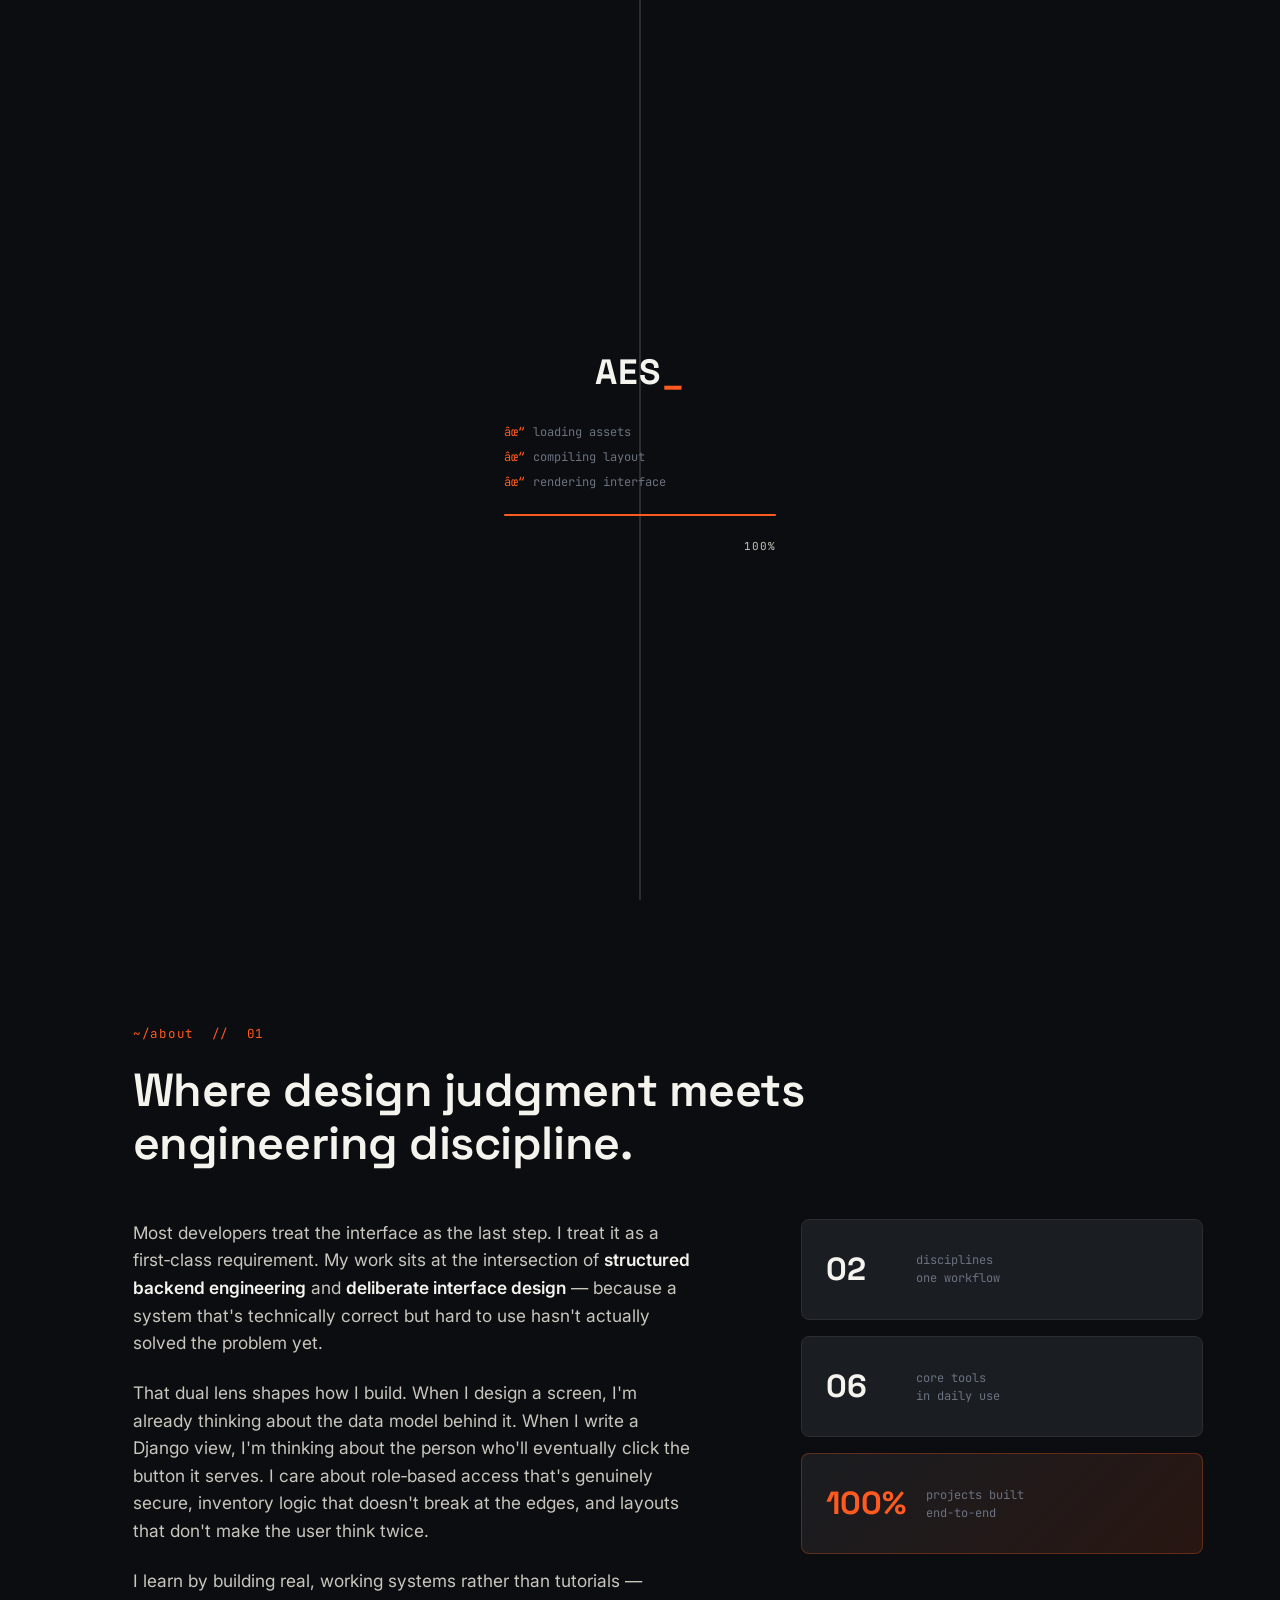
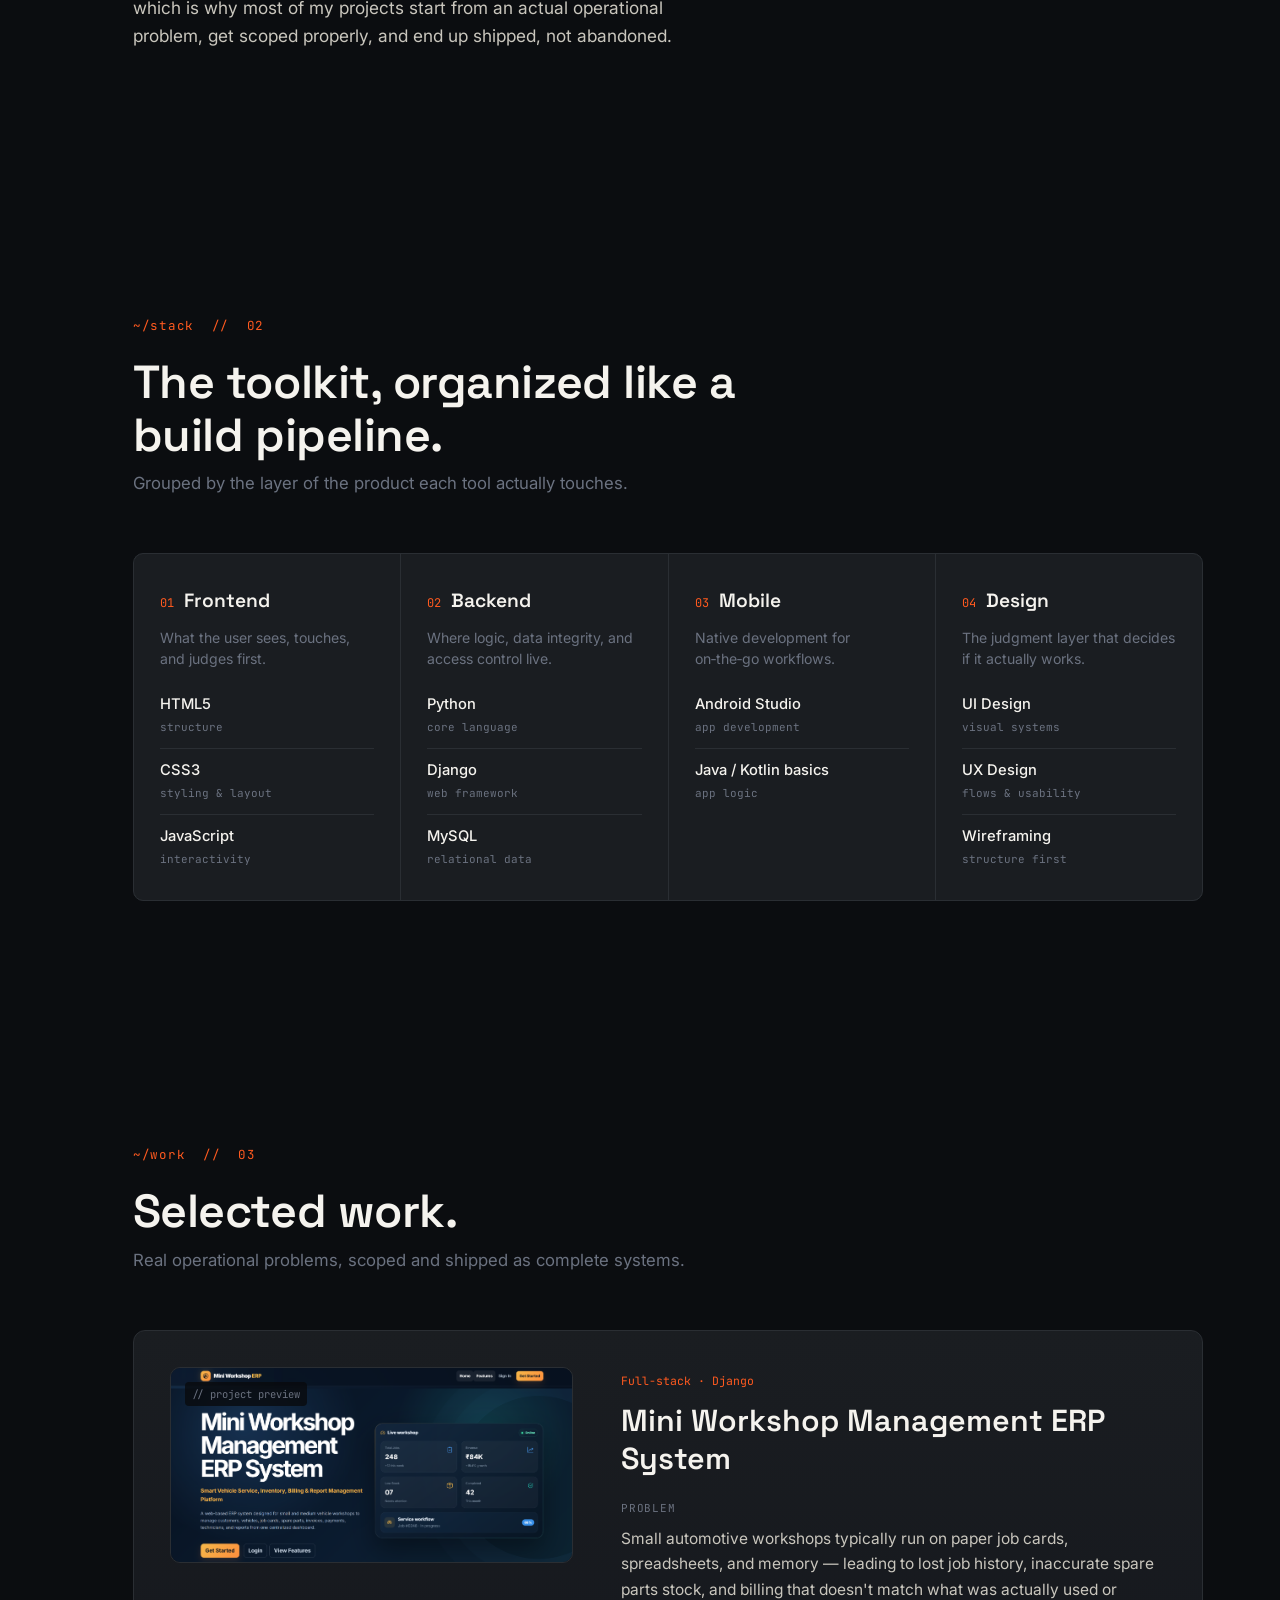
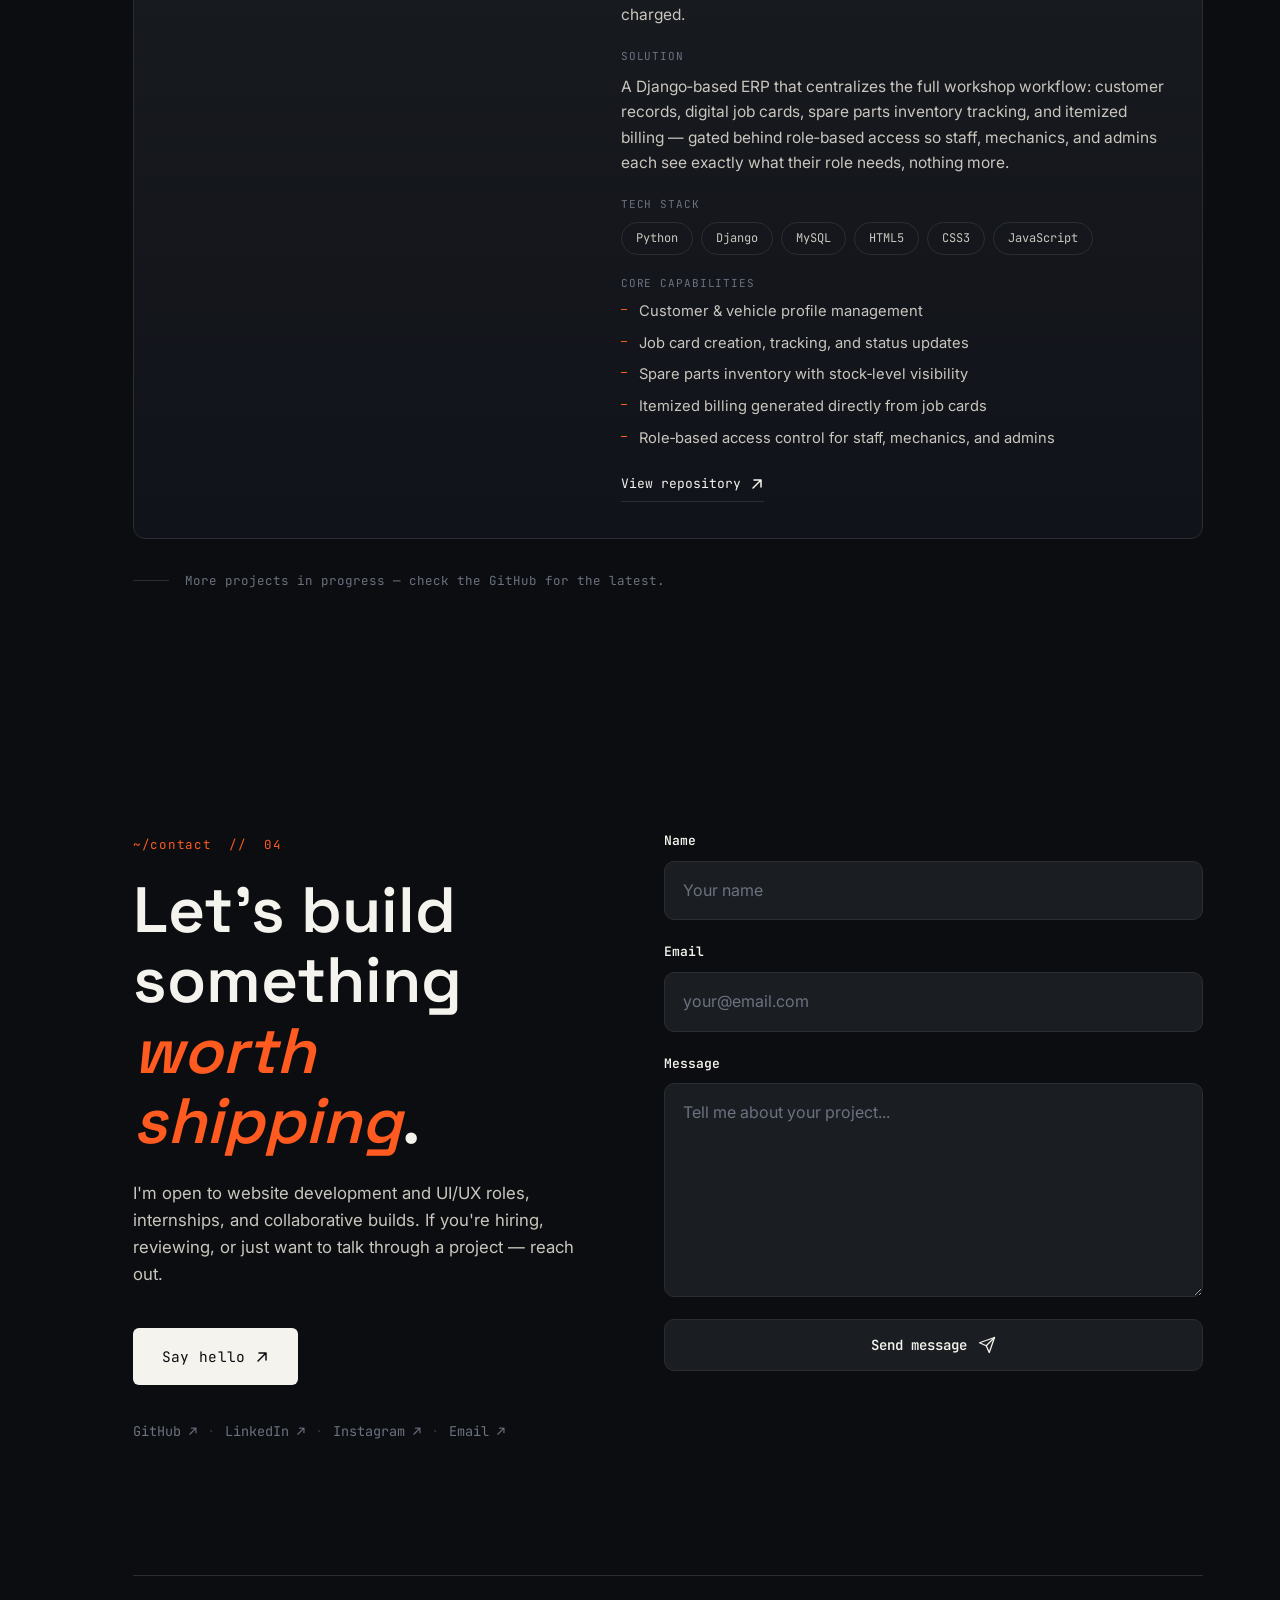
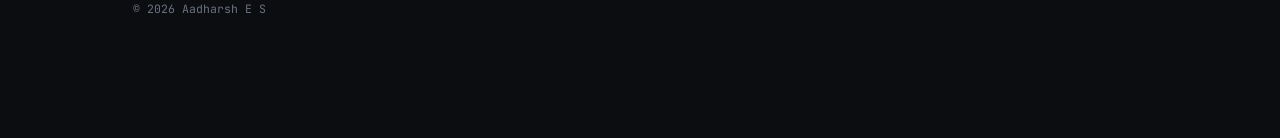
<file: index.html>
<!DOCTYPE html>
<html lang="en">
<head>
<meta charset="UTF-8" />
<meta name="viewport" content="width=device-width, initial-scale=1.0" />
<title>Aadharsh E S — Website Developer &amp; UI/UX Designer</title>
<meta name="description" content="Portfolio of Aadharsh E S, Website Developer & UI/UX Designer specializing in Django, Python, and human-centered interfaces." />

<link rel="preconnect" href="https://fonts.googleapis.com">
<link rel="preconnect" href="https://fonts.gstatic.com" crossorigin>
<link href="https://fonts.googleapis.com/css2?family=Space+Grotesk:wght@400;500;600;700&family=Inter:wght@400;500;600;700&family=JetBrains+Mono:wght@400;500;600&display=swap" rel="stylesheet">

<style>
/* ============================================================
   DESIGN TOKENS
   ============================================================ */
:root{
  --ink:        #0B0D10;
  --ink-soft:   #11131A;
  --surface:    #1A1D21;
  --surface-2:  #1F2329;
  --border:     #2A2E33;
  --paper:      #F5F3EE;
  --paper-dim:  #C9C6BD;
  --muted:      #6B7280;
  --signal:     #FF5A1F;
  --signal-soft: rgba(255,90,31,0.12);

  --font-display: 'Space Grotesk', sans-serif;
  --font-body:    'Inter', sans-serif;
  --font-mono:    'JetBrains Mono', monospace;

  --rail-w: 56px;
  --content-max: 920px;
  --ease: cubic-bezier(.16,.84,.36,1);
}

@media (prefers-reduced-motion: reduce){
  *{ animation-duration: 0.01ms !important; animation-iteration-count: 1 !important; transition-duration: 0.01ms !important; scroll-behavior: auto !important; }
}

*{ margin:0; padding:0; box-sizing:border-box; }

html{ scroll-behavior: smooth; }

body{
  background: var(--ink);
  color: var(--paper);
  font-family: var(--font-body);
  font-size: 16px;
  line-height: 1.6;
  overflow-x: hidden;
  -webkit-font-smoothing: antialiased;
}
body.is-loading{ overflow: hidden; height: 100vh; }

::selection{ background: var(--signal); color: var(--ink); }

a{ color: inherit; text-decoration: none; }
ul{ list-style: none; }
img{ max-width: 100%; display:block; }

/* focus visibility */
a:focus-visible, button:focus-visible{
  outline: 2px solid var(--signal);
  outline-offset: 3px;
  border-radius: 2px;
}

/* ============================================================
   TEXTURE â€” subtle grain overlay
   ============================================================ */
.grain{
  position: fixed; inset:0; z-index: 1; pointer-events:none;
  opacity: 0.035; mix-blend-mode: overlay;
  background-image: url("data:image/svg+xml,%3Csvg xmlns='http://www.w3.org/2000/svg' width='160' height='160'%3E%3Cfilter id='n'%3E%3CfeTurbulence type='fractalNoise' baseFrequency='0.9' numOctaves='2' stitchTiles='stitch'/%3E%3C/filter%3E%3Crect width='100%25' height='100%25' filter='url(%23n)'/%3E%3C/svg%3E");
}

/* ============================================================
   FIXED LEFT SPEC RAIL
   ============================================================ */
.spec-rail{
  position: fixed; left:0; top:0; bottom:0; width: var(--rail-w);
  border-right: 1px solid var(--border);
  display:flex; flex-direction:column; align-items:center; justify-content:space-between;
  padding: 22px 0; z-index: 50;
  font-family: var(--font-mono);
}
.spec-rail__mark{
  font-size: 12px; letter-spacing: 0.1em; color: var(--paper-dim);
  writing-mode: horizontal-tb;
}
.spec-rail__rotated{
  writing-mode: vertical-rl;
  transform: rotate(180deg);
  font-size: 11px;
  letter-spacing: 0.18em;
  color: var(--muted);
  white-space: nowrap;
}
.spec-rail__bottom{ display:flex; flex-direction:column; align-items:center; gap:8px; }
.spec-rail__status{
  writing-mode: vertical-rl;
  font-size: 10px; letter-spacing: 0.15em; color: var(--signal);
}
.dot-status{
  width:6px; height:6px; border-radius:50%; background: var(--signal);
  box-shadow: 0 0 0 0 rgba(255,90,31,0.6);
  animation: pulse 2.4s infinite;
}
@keyframes pulse{
  0%{ box-shadow: 0 0 0 0 rgba(255,90,31,0.5); }
  70%{ box-shadow: 0 0 0 6px rgba(255,90,31,0); }
  100%{ box-shadow: 0 0 0 0 rgba(255,90,31,0); }
}

@media (max-width: 880px){
  .spec-rail{ display:none; }
}

/* ============================================================
   LAYOUT SHELL
   ============================================================ */
main{
  margin-left: var(--rail-w);
  margin-right: 0;
}
@media (max-width: 880px){
  main{ margin-left:0; margin-right:0; }
}

.section{
  position: relative;
  padding: 120px clamp(24px, 6vw, 96px);
  max-width: 1280px;
}
.section-title{
  font-family: var(--font-display);
  font-weight: 600;
  font-size: clamp(2rem, 4vw, 2.9rem);
  line-height: 1.15;
  letter-spacing: -0.01em;
  max-width: 720px;
  margin-bottom: 8px;
}
.section-sub{
  color: var(--muted);
  font-size: 1.05rem;
  max-width: 560px;
  margin-bottom: 56px;
}
.eyebrow{
  font-family: var(--font-mono);
  font-size: 12.5px;
  letter-spacing: 0.06em;
  color: var(--signal);
  margin-bottom: 20px;
  display:inline-block;
}

/* ============================================================
   HERO
   ============================================================ */
.hero{
  min-height: 100vh;
  display:flex;
  align-items:center;
  padding-top: 80px;
  padding-bottom: 80px;
}
.hero__inner{
  display:grid;
  grid-template-columns: 1.3fr 0.9fr;
  gap: clamp(32px, 6vw, 80px);
  align-items:center;
  width:100%;
}
.hero__headline{
  font-family: var(--font-display);
  font-weight: 600;
  font-size: clamp(2.4rem, 5.4vw, 4.2rem);
  line-height: 1.08;
  letter-spacing: -0.015em;
  margin-bottom: 28px;
}
.hero__accent{
  color: var(--signal);
  font-style: italic;
}
.hero__accent-outline{
  color: transparent;
  -webkit-text-stroke: 1.5px var(--paper);
  font-style: italic;
}
.hero__bio{
  font-size: clamp(1rem, 1.4vw, 1.15rem);
  color: var(--paper-dim);
  max-width: 540px;
  margin-bottom: 36px;
}
.hero__bio strong{ color: var(--paper); font-weight: 600; }

.hero__actions{ display:flex; gap:14px; margin-bottom: 44px; flex-wrap:wrap; }

.btn{
  display:inline-flex; align-items:center; gap:10px;
  font-family: var(--font-mono);
  font-size: 13.5px; letter-spacing: 0.02em;
  padding: 13px 22px; border-radius: 6px;
  transition: all .3s var(--ease);
  border: 1px solid transparent;
  cursor:pointer;
}
.btn--primary{
  background: var(--paper); color: var(--ink);
}
.btn--primary:hover{
  background: var(--signal); color: var(--paper);
  transform: translateY(-2px);
  box-shadow: 0 8px 24px -8px rgba(255,90,31,0.5);
}
.btn--primary svg{ transition: transform .3s var(--ease); }
.btn--primary:hover svg{ transform: translate(2px,-2px); }
.btn--ghost{
  border-color: var(--border); color: var(--paper);
}
.btn--ghost:hover{
  border-color: var(--signal); color: var(--signal);
}
.btn--lg{ padding: 16px 28px; font-size: 14.5px; }

.hero__links{ display:flex; flex-direction:column; gap:10px; }
.hero__link{
  display:inline-flex; align-items:center; gap:10px;
  font-family: var(--font-mono); font-size: 13px; color: var(--muted);
  width: fit-content;
  transition: color .25s var(--ease);
  position:relative;
}
.hero__link svg{ flex-shrink:0; opacity:0.8; }
.hero__link .link-arrow{ opacity:0; transform: translateX(-4px); transition: all .25s var(--ease); font-style:normal; }
.hero__link:hover{ color: var(--paper); }
.hero__link:hover .link-arrow{ opacity:1; transform: translateX(0); color: var(--signal); }

/* portrait */
.hero__portrait{ display:flex; flex-direction:column; align-items:center; gap: 14px; }
.portrait-frame{
  position:relative;
  width: 100%; max-width: 360px;
  aspect-ratio: 4/5;
  border: 1px solid var(--border);
  padding: 10px;
  background: var(--surface);
}
.portrait-frame img{
  width:100%; height:100%; object-fit:cover;
  filter: grayscale(15%) contrast(1.02);
}
.portrait-frame__corner{
  position:absolute; width:16px; height:16px; border-color: var(--signal);
  z-index:2;
}
.portrait-frame__corner.tl{ top:-1px; left:-1px; border-top:2px solid var(--signal); border-left:2px solid var(--signal); }
.portrait-frame__corner.tr{ top:-1px; right:-1px; border-top:2px solid var(--signal); border-right:2px solid var(--signal); }
.portrait-frame__corner.bl{ bottom:-1px; left:-1px; border-bottom:2px solid var(--signal); border-left:2px solid var(--signal); }
.portrait-frame__corner.br{ bottom:-1px; right:-1px; border-bottom:2px solid var(--signal); border-right:2px solid var(--signal); }
.portrait-frame__tag{
  position:absolute; bottom: 18px; left:18px;
  background: var(--ink); border:1px solid var(--border);
  padding: 6px 12px; border-radius: 20px;
  font-family: var(--font-mono); font-size: 11px; color: var(--paper-dim);
  display:flex; align-items:center; gap:7px;
  backdrop-filter: blur(6px);
}
.portrait-caption{
  font-family: var(--font-mono); font-size: 11px; color: var(--muted); text-align:center;
}
.portrait-caption code{ color: var(--signal); }

@media (max-width: 880px){
  .hero__inner{ grid-template-columns: 1fr; }
  .hero__portrait{ order:-1; }
  .portrait-frame{ max-width: 280px; margin: 0 auto; }
}

.scroll-cue{
  position:absolute; bottom: 36px; left: 50%; transform: translateX(-50%);
  display:flex; flex-direction:column; align-items:center; gap:8px;
  font-family: var(--font-mono); font-size: 10.5px; letter-spacing:0.15em;
  color: var(--muted);
}
.scroll-cue__line{
  width:1px; height: 36px; background: var(--border); overflow:hidden; position:relative;
}
.scroll-cue__line::after{
  content:''; position:absolute; top:-36px; left:0; width:100%; height:36px;
  background: var(--signal);
  animation: scrollline 2s infinite var(--ease);
}
@keyframes scrollline{ 0%{ top:-36px; } 100%{ top:36px; } }

@media (max-width: 600px){ .scroll-cue{ display:none; } }

/* ============================================================
   ABOUT
   ============================================================ */
.about__grid{
  display:grid;
  grid-template-columns: 1.5fr 1fr;
  gap: 64px;
  margin-top: 48px;
  align-items:start;
}
.about__lead p{
  font-size: 1.08rem;
  color: var(--paper-dim);
  margin-bottom: 22px;
  max-width: 560px;
}
.about__lead strong{ color: var(--paper); font-weight: 600; }

.about__stats{ display:flex; flex-direction:column; gap:16px; }
.stat-card{
  border: 1px solid var(--border);
  background: var(--surface);
  padding: 24px;
  border-radius: 8px;
  display:flex; align-items:center; gap:20px;
  transition: border-color .3s var(--ease), transform .3s var(--ease);
}
.stat-card:hover{ border-color: var(--signal); transform: translateX(4px); }
.stat-card--accent{ background: linear-gradient(135deg, var(--surface), var(--signal-soft)); border-color: rgba(255,90,31,0.3); }
.stat-card__num{
  font-family: var(--font-display); font-size: 2rem; font-weight: 700; color: var(--paper);
  min-width: 70px;
}
.stat-card--accent .stat-card__num{ color: var(--signal); }
.stat-card__label{
  font-family: var(--font-mono); font-size: 12px; color: var(--muted); line-height:1.5;
}

@media (max-width: 880px){
  .about__grid{ grid-template-columns: 1fr; }
}

/* ============================================================
   SKILLS
   ============================================================ */
.skills__grid{
  display:grid;
  grid-template-columns: repeat(4, 1fr);
  gap: 1px;
  background: var(--border);
  border: 1px solid var(--border);
  border-radius: 10px;
  overflow:hidden;
}
.skill-card{
  background: var(--surface);
  padding: 32px 26px;
  transition: background .3s var(--ease);
  position:relative;
}
.skill-card:hover{ background: var(--surface-2); }
.skill-card__head{ display:flex; align-items:baseline; gap:10px; margin-bottom: 10px; }
.skill-card__index{ font-family: var(--font-mono); font-size:12px; color: var(--signal); }
.skill-card h3{
  font-family: var(--font-display); font-size: 1.2rem; font-weight: 600;
}
.skill-card__desc{ font-size: 0.88rem; color: var(--muted); margin-bottom: 22px; line-height:1.5; min-height: 44px; }
.skill-card__list{ display:flex; flex-direction:column; gap: 12px; }
.skill-card__list li{
  display:flex; flex-direction:column; gap:2px;
  border-top: 1px solid var(--border);
  padding-top: 10px;
}
.skill-card__list li:first-child{ border-top:none; padding-top:0; }
.skill-card__list span{ font-size: 0.92rem; font-weight: 500; color: var(--paper); }
.skill-card__list i{ font-family: var(--font-mono); font-style:normal; font-size: 11px; color: var(--muted); }

@media (max-width: 1100px){
  .skills__grid{ grid-template-columns: repeat(2, 1fr); }
}
@media (max-width: 600px){
  .skills__grid{ grid-template-columns: 1fr; }
}

/* ============================================================
   WORK / PROJECTS
   ============================================================ */
.project-card{
  display:grid;
  grid-template-columns: 0.85fr 1.15fr;
  gap: 48px;
  border: 1px solid var(--border);
  border-radius: 12px;
  padding: 36px;
  background: linear-gradient(180deg, var(--surface), var(--ink-soft));
  margin-bottom: 32px;
}
.project-card__media-frame{
  position: sticky; top: 100px;
  border: 1px solid var(--border);
  border-radius: 10px;
  aspect-ratio: 1897/923;
  display:flex; flex-direction:column; align-items:center; justify-content:center;
  gap: 14px;
  background: var(--ink);
  overflow: hidden;
}
.project-card__media-label{
  position:absolute; top:14px; left:14px;
  font-family: var(--font-mono); font-size: 10.5px; color: var(--muted);
  z-index: 1;
  padding: 4px 7px;
  border-radius: 4px;
  background: rgba(8, 10, 12, 0.78);
}
.project-card__preview{
  width: 100%;
  height: 100%;
  display: block;
  object-fit: cover;
}
.project-card__tag{
  font-family: var(--font-mono); font-size: 11.5px; color: var(--signal);
  display:inline-block; margin-bottom: 12px;
}
.project-card__title{
  font-family: var(--font-display); font-size: clamp(1.5rem, 2.4vw, 1.9rem);
  font-weight: 600; margin-bottom: 22px; line-height:1.25;
}
.project-card__block{ margin-bottom: 20px; }
.project-card__label{
  font-family: var(--font-mono); font-size: 11px; letter-spacing:0.08em;
  color: var(--muted); text-transform:uppercase; display:block; margin-bottom: 8px;
}
.project-card__block p{ color: var(--paper-dim); font-size: 0.97rem; line-height:1.65; }

.tech-pills{ display:flex; flex-wrap:wrap; gap:8px; }
.tech-pill{
  font-family: var(--font-mono); font-size: 12px;
  border: 1px solid var(--border); border-radius:20px;
  padding: 6px 14px; color: var(--paper-dim);
  transition: all .25s var(--ease);
}
.tech-pill:hover{ border-color: var(--signal); color: var(--signal); }

.project-card__features ul{ display:flex; flex-direction:column; gap:8px; margin-top:4px; }
.project-card__features li{
  font-size: 0.92rem; color: var(--paper-dim);
  padding-left: 18px; position:relative;
}
.project-card__features li::before{
  content:''; position:absolute; left:0; top:9px;
  width:6px; height:1px; background: var(--signal);
}

.project-card__link{
  display:inline-flex; align-items:center; gap:9px; margin-top: 24px;
  font-family: var(--font-mono); font-size: 13px; color: var(--paper);
  border-bottom: 1px solid var(--border); padding-bottom: 6px;
  transition: all .25s var(--ease);
}
.project-card__link svg{ transition: transform .25s var(--ease); }
.project-card__link em{ font-style:normal; font-size: 10.5px; color: var(--muted); margin-left:6px; }
.project-card__link:hover{ color: var(--signal); border-color: var(--signal); }
.project-card__link:hover svg{ transform: translate(2px,-2px); }

.more-projects{
  display:flex; align-items:center; gap: 16px; margin-top: 12px;
  color: var(--muted); font-family: var(--font-mono); font-size: 12.5px;
}
.more-projects__line{ width: 36px; height:1px; background: var(--border); }

@media (max-width: 880px){
  .project-card{ grid-template-columns: 1fr; }
  .project-card__media-frame{ position:static; }
}

/* ============================================================
   CONTACT
   ============================================================ */
.contact{ text-align:left; }
.contact__layout{
  display:grid; grid-template-columns:minmax(0, .9fr) minmax(420px, 1.1fr);
  align-items:start; gap:clamp(48px, 7vw, 100px); margin-bottom:52px;
}
.contact__headline{
  font-family: var(--font-display); font-weight: 600;
  font-size: clamp(2.2rem, 5.6vw, 4rem); line-height:1.1; margin-bottom: 24px;
}
.contact__sub{
  color: var(--paper-dim); font-size: 1.05rem; max-width: 520px; margin-bottom: 40px;
}
.contact__actions{ margin-bottom: 36px; }
.contact-form{ width:100%; display:grid; gap:22px; }
.contact-form__field{ display:grid; gap:9px; }
.contact-form__field label{
  color:var(--paper); font-family:var(--font-mono); font-size:13px; font-weight:600;
}
.contact-form__field input,
.contact-form__field textarea{
  width:100%; border:1px solid var(--border); border-radius:10px;
  background:var(--surface); color:var(--paper); padding:16px 18px;
  font:inherit; outline:none; resize:vertical;
  transition:border-color .25s var(--ease), box-shadow .25s var(--ease), background .25s var(--ease);
}
.contact-form__field input::placeholder,
.contact-form__field textarea::placeholder{ color:var(--muted); }
.contact-form__field input:focus,
.contact-form__field textarea:focus{
  border-color:var(--signal); background:var(--surface-2);
  box-shadow:0 0 0 3px rgba(255,90,31,.12);
}
.contact-form__field textarea{ min-height:170px; }
.contact-form__submit{
  display:flex; align-items:center; justify-content:center; gap:11px;
  width:100%; padding:16px 22px; border:1px solid var(--border); border-radius:10px;
  background:var(--surface); color:var(--paper); cursor:pointer;
  font-family:var(--font-mono); font-size:14px; font-weight:600;
  transition:border-color .25s var(--ease), color .25s var(--ease), transform .25s var(--ease);
}
.contact-form__submit:hover{ border-color:var(--signal); color:var(--signal); transform:translateY(-2px); }
.contact-form__submit svg{ transition:transform .25s var(--ease); }
.contact-form__submit:hover svg{ transform:translate(2px,-2px); }
.contact-form__submit:disabled{ opacity:.65; cursor:wait; transform:none; }
.contact-form__status{
  display:none; padding:12px 15px; border:1px solid; border-radius:8px;
  font-family:var(--font-mono); font-size:12.5px;
}
.contact-form__status.is-visible{ display:block; }
.contact-form__status--success{ color:#8ee6b0; border-color:rgba(142,230,176,.35); background:rgba(142,230,176,.07); }
.contact-form__status--error{ color:#ff9a84; border-color:rgba(255,154,132,.35); background:rgba(255,154,132,.07); }
.contact-form__trap{ position:absolute !important; left:-9999px !important; }
.contact__links{
  font-family: var(--font-mono); font-size: 13.5px; color: var(--muted);
  display:flex; align-items:center; gap:10px; flex-wrap:wrap; margin-bottom: 80px;
}
.contact__links a{ transition: color .25s var(--ease); }
.contact__links a:hover{ color: var(--signal); }
.dot-sep{ color: var(--border); }

.footer{
  display:flex; justify-content:space-between; flex-wrap:wrap; gap:10px;
  border-top: 1px solid var(--border); padding-top: 24px;
  font-family: var(--font-mono); font-size: 11.5px; color: var(--muted);
}

@media (max-width: 900px){
  .contact__layout{ grid-template-columns:1fr; gap:44px; }
  .contact-form{ max-width:680px; }
}

/* ============================================================
   SCROLL REVEAL ANIMATIONS
   ============================================================ */
.fade-up{
  opacity:0; transform: translateY(18px);
  animation: fadeUp .7s var(--ease) forwards;
  animation-delay: var(--d, 0s);
  animation-play-state: paused;
}
body:not(.is-loading) .fade-up{ animation-play-state: running; }
@keyframes fadeUp{ to{ opacity:1; transform: translateY(0); } }

.reveal{
  opacity:0; transform: translateY(28px);
  transition: opacity .8s var(--ease), transform .8s var(--ease);
}
.reveal.is-visible{ opacity:1; transform: translateY(0); }

/* stagger children inside grids when parent becomes visible */
.skills__grid.is-visible .skill-card,
.about__stats.is-visible .stat-card{
  animation: fadeUp .6s var(--ease) backwards;
}
.skill-card:nth-child(1){ animation-delay: .05s; }
.skill-card:nth-child(2){ animation-delay: .12s; }
.skill-card:nth-child(3){ animation-delay: .19s; }
.skill-card:nth-child(4){ animation-delay: .26s; }
.stat-card:nth-child(1){ animation-delay: .05s; }
.stat-card:nth-child(2){ animation-delay: .12s; }
.stat-card:nth-child(3){ animation-delay: .19s; }

@media (max-width: 600px){
  .section{ padding: 88px 22px; }
}

/* ============================================================
   INTRO BOOT SEQUENCE
   ============================================================ */
.loader{
  position: fixed; inset: 0; z-index: 999;
  display:flex; align-items:center; justify-content:center;
  background: var(--ink);
}
.loader__inner{
  position: relative; z-index: 2;
  display:flex; flex-direction:column; align-items:center; gap: 22px;
  width: 100%; max-width: 320px; padding: 0 24px;
}
.loader__mark{
  font-family: var(--font-display); font-weight: 700;
  font-size: 2.2rem; letter-spacing: 0.04em; color: var(--paper);
}
.loader__cursor{ color: var(--signal); animation: blink 1s step-end infinite; }
@keyframes blink{ 50%{ opacity: 0; } }
.loader__lines{
  font-family: var(--font-mono); font-size: 12px; color: var(--muted);
  min-height: 60px; width: 100%;
  display:flex; flex-direction:column; gap: 6px;
}
.loader__lines .line{
  opacity:0; animation: lineIn .4s var(--ease) forwards;
  display:flex; gap: 8px;
}
.loader__lines .line .ok{ color: var(--signal); }
@keyframes lineIn{ to{ opacity:1; } }
.loader__bar-track{
  width: 100%; height: 2px; background: var(--border);
  position: relative; overflow:hidden; border-radius: 2px;
}
.loader__bar-fill{
  position:absolute; left:0; top:0; bottom:0; width: 0%;
  background: var(--signal); transition: width .25s linear;
}
.loader__pct{
  font-family: var(--font-mono); font-size: 11px; color: var(--paper-dim);
  letter-spacing: 0.08em; align-self: flex-end;
}
.loader__panel{
  position: absolute; top:0; bottom:0; width: 50%;
  background: var(--ink); border-color: var(--border); z-index: 1;
  transition: transform .7s var(--ease);
}
.loader__panel--l{ left:0; border-right: 1px solid var(--border); }
.loader__panel--r{ right:0; border-left: 1px solid var(--border); }
.loader.is-leaving .loader__inner{
  transition: opacity .35s var(--ease), transform .35s var(--ease);
  opacity: 0; transform: translateY(-10px) scale(0.98);
}
.loader.is-leaving .loader__panel--l{ transform: translateX(-100%); }
.loader.is-leaving .loader__panel--r{ transform: translateX(100%); }
.loader.is-done{ display:none; }

@media (prefers-reduced-motion: reduce){
  .loader{ display:none; }
  body.is-loading{ overflow:auto; height:auto; }
  .fade-up{ animation-play-state: running; }
}

</style>
</head>
<body class="is-loading">

<!-- Intro boot sequence -->
<div class="loader" id="loader" aria-hidden="true">
  <div class="loader__inner">
    <div class="loader__mark">AES<span class="loader__cursor">_</span></div>
    <div class="loader__lines" id="loader-lines"></div>
    <div class="loader__bar-track">
      <div class="loader__bar-fill" id="loader-bar"></div>
    </div>
    <div class="loader__pct" id="loader-pct">00%</div>
  </div>
  <div class="loader__panel loader__panel--l"></div>
  <div class="loader__panel loader__panel--r"></div>
</div>

<!-- Noise / grid texture overlay -->
<div class="grain" aria-hidden="true"></div>

<!-- Fixed left spec column -->
<aside class="spec-rail" aria-hidden="true">
  <div class="spec-rail__top">
    <span class="spec-rail__mark">AES</span>
  </div>
  <div class="spec-rail__mid">
    <span class="spec-rail__rotated">DEVELOPER &amp; DESIGNER</span>
  </div>
  <div class="spec-rail__bottom">
    <span class="dot-status"></span>
    <span class="spec-rail__status">AVAILABLE</span>
  </div>
</aside>

<main>

  <!-- ================= HERO ================= -->
  <section id="hero" class="section hero">
    <div class="hero__inner">

      <div class="hero__copy">
        <p class="eyebrow fade-up">~/intro &nbsp;//&nbsp; Website developer &amp; ui/ux designer</p>

        <h1 class="hero__headline fade-up" style="--d:0.08s">
          I build website<br/>
          that <span class="hero__accent">looks</span> as good<br/>
          as it <span class="hero__accent-outline">runs</span>.
        </h1>

        <p class="hero__bio fade-up" style="--d:0.16s">
          I'm <strong>Aadharsh E S</strong>, a developer who designs and a designer who ships.
          I build end‑to‑end web and mobile products — from Django backends and MySQL
          schemas to the interfaces people actually want to use — with the same attention
          to detail on both sides of the screen.
        </p>

        <div class="hero__actions fade-up" style="--d:0.24s">
          <a href="#work" class="btn btn--primary">
            <span>View my work</span>
            <svg width="14" height="14" viewBox="0 0 14 14" fill="none"><path d="M3 11L11 3M11 3H4M11 3V10" stroke="currentColor" stroke-width="1.5" stroke-linecap="round" stroke-linejoin="round"/></svg>
          </a>
          <a href="#contact" class="btn btn--ghost">Get in touch</a>
        </div>

        <div class="hero__links fade-up" style="--d:0.32s">
          <a href="https://github.com/Aadharsh2006" target="_blank" rel="noopener" class="hero__link">
            <svg width="18" height="18" viewBox="0 0 24 24" fill="currentColor"><path d="M12 0C5.37 0 0 5.5 0 12.3c0 5.43 3.44 10 8.21 11.64.6.12.82-.27.82-.6 0-.3-.01-1.08-.02-2.12-3.34.74-4.04-1.66-4.04-1.66-.55-1.4-1.33-1.78-1.33-1.78-1.09-.76.08-.74.08-.74 1.2.09 1.84 1.26 1.84 1.26 1.07 1.86 2.81 1.32 3.49 1.01.11-.79.42-1.32.76-1.62-2.66-.31-5.47-1.36-5.47-6.04 0-1.34.46-2.43 1.22-3.29-.12-.31-.53-1.55.12-3.23 0 0 1-.33 3.3 1.25a11.2 11.2 0 0 1 6 0c2.28-1.58 3.29-1.25 3.29-1.25.65 1.68.24 2.92.12 3.23.76.86 1.22 1.95 1.22 3.29 0 4.69-2.81 5.73-5.49 6.03.43.38.81 1.13.81 2.29 0 1.65-.02 2.98-.02 3.39 0 .33.21.72.82.6C20.56 22.3 24 17.73 24 12.3 24 5.5 18.63 0 12 0Z"/></svg>
            <span>github.com</span>
            <i class="link-arrow">→</i>
          </a>
          <a href="https://www.linkedin.com/in/aadharsh-e-s-7a106131a/" target="_blank" rel="noopener" class="hero__link">
            <svg width="18" height="18" viewBox="0 0 24 24" fill="currentColor"><path d="M20.45 20.45h-3.56v-5.57c0-1.33-.02-3.04-1.85-3.04-1.85 0-2.14 1.45-2.14 2.94v5.67H9.34V9h3.41v1.56h.05c.48-.9 1.64-1.85 3.38-1.85 3.6 0 4.27 2.37 4.27 5.45v6.29ZM5.34 7.43a2.07 2.07 0 1 1 0-4.13 2.07 2.07 0 0 1 0 4.13ZM7.12 20.45H3.56V9h3.56v11.45ZM22.22 0H1.77C.8 0 0 .78 0 1.75v20.5C0 23.22.8 24 1.77 24h20.45c.98 0 1.78-.78 1.78-1.75V1.75C24 .78 23.2 0 22.22 0Z"/></svg>
            <span>linkedin.in</span>
            <i class="link-arrow">→</i>
          </a>
          <a href="https://www.instagram.com/axdhxrsh.es/" target="_blank" rel="noopener" class="hero__link">
            <svg width="18" height="18" viewBox="0 0 24 24" fill="currentColor" aria-hidden="true"><path d="M7.8 2h8.4A5.8 5.8 0 0 1 22 7.8v8.4a5.8 5.8 0 0 1-5.8 5.8H7.8A5.8 5.8 0 0 1 2 16.2V7.8A5.8 5.8 0 0 1 7.8 2Zm-.2 2A3.6 3.6 0 0 0 4 7.6v8.8A3.6 3.6 0 0 0 7.6 20h8.8a3.6 3.6 0 0 0 3.6-3.6V7.6A3.6 3.6 0 0 0 16.4 4H7.6Zm9.65 1.5a1.25 1.25 0 1 1 0 2.5 1.25 1.25 0 0 1 0-2.5ZM12 7a5 5 0 1 1 0 10 5 5 0 0 1 0-10Zm0 2a3 3 0 1 0 0 6 3 3 0 0 0 0-6Z"/></svg>
            <span>instagram.com</span>
            <i class="link-arrow">→</i>
          </a>
        </div>
      </div>

      <div class="hero__portrait fade-up" style="--d:0.2s">
        <div class="portrait-frame">
          <div class="portrait-frame__corner tl"></div>
          <div class="portrait-frame__corner tr"></div>
          <div class="portrait-frame__corner bl"></div>
          <div class="portrait-frame__corner br"></div>
          <img src="profile-photo.png" alt="Portrait of Aadharsh E S" id="profile-photo" />
          <div class="portrait-frame__tag">
            <span class="dot-status"></span> open to roles
          </div>
        </div>
      </div>

    </div>

    <div class="scroll-cue" aria-hidden="true">
      <span>scroll</span>
      <div class="scroll-cue__line"></div>
    </div>
  </section>

  <!-- ================= ABOUT ================= -->
  <section id="about" class="section about">
    <p class="eyebrow reveal">~/about &nbsp;//&nbsp; 01</p>
    <h2 class="section-title reveal">Where design judgment meets engineering discipline.</h2>

    <div class="about__grid">
      <div class="about__lead reveal">
        <p>
          Most developers treat the interface as the last step. I treat it as a first‑class
          requirement. My work sits at the intersection of <strong>structured backend
          engineering</strong> and <strong>deliberate interface design</strong> — because a
          system that's technically correct but hard to use hasn't actually solved the
          problem yet.
        </p>
        <p>
          That dual lens shapes how I build. When I design a screen, I'm already thinking
          about the data model behind it. When I write a Django view, I'm thinking about
          the person who'll eventually click the button it serves. I care about role‑based
          access that's genuinely secure, inventory logic that doesn't break at the edges,
          and layouts that don't make the user think twice.
        </p>
        <p>
          I learn by building real, working systems rather than tutorials — which is why
          most of my projects start from an actual operational problem, get scoped properly,
          and end up shipped, not abandoned.
        </p>
      </div>

      <div class="about__stats reveal">
        <div class="stat-card">
          <span class="stat-card__num">02</span>
          <span class="stat-card__label">disciplines<br/>one workflow</span>
        </div>
        <div class="stat-card">
          <span class="stat-card__num">06</span>
          <span class="stat-card__label">core tools<br/>in daily use</span>
        </div>
        <div class="stat-card stat-card--accent">
          <span class="stat-card__num">100%</span>
          <span class="stat-card__label">projects built<br/>end‑to‑end</span>
        </div>
      </div>
    </div>
  </section>

  <!-- ================= SKILLS ================= -->
  <section id="skills" class="section skills">
    <p class="eyebrow reveal">~/stack &nbsp;//&nbsp; 02</p>
    <h2 class="section-title reveal">The toolkit, organized like a build pipeline.</h2>
    <p class="section-sub reveal">Grouped by the layer of the product each tool actually touches.</p>

    <div class="skills__grid">

      <div class="skill-card reveal">
        <div class="skill-card__head">
          <span class="skill-card__index">01</span>
          <h3>Frontend</h3>
        </div>
        <p class="skill-card__desc">What the user sees, touches, and judges first.</p>
        <ul class="skill-card__list">
          <li><span>HTML5</span><i>structure</i></li>
          <li><span>CSS3</span><i>styling &amp; layout</i></li>
          <li><span>JavaScript</span><i>interactivity</i></li>
        </ul>
      </div>

      <div class="skill-card reveal">
        <div class="skill-card__head">
          <span class="skill-card__index">02</span>
          <h3>Backend</h3>
        </div>
        <p class="skill-card__desc">Where logic, data integrity, and access control live.</p>
        <ul class="skill-card__list">
          <li><span>Python</span><i>core language</i></li>
          <li><span>Django</span><i>web framework</i></li>
          <li><span>MySQL</span><i>relational data</i></li>
        </ul>
      </div>

      <div class="skill-card reveal">
        <div class="skill-card__head">
          <span class="skill-card__index">03</span>
          <h3>Mobile</h3>
        </div>
        <p class="skill-card__desc">Native development for on‑the‑go workflows.</p>
        <ul class="skill-card__list">
          <li><span>Android Studio</span><i>app development</i></li>
          <li><span>Java / Kotlin basics</span><i>app logic</i></li>
        </ul>
      </div>

      <div class="skill-card reveal">
        <div class="skill-card__head">
          <span class="skill-card__index">04</span>
          <h3>Design</h3>
        </div>
        <p class="skill-card__desc">The judgment layer that decides if it actually works.</p>
        <ul class="skill-card__list">
          <li><span>UI Design</span><i>visual systems</i></li>
          <li><span>UX Design</span><i>flows &amp; usability</i></li>
          <li><span>Wireframing</span><i>structure first</i></li>
        </ul>
      </div>

    </div>
  </section>

  <!-- ================= WORK ================= -->
  <section id="work" class="section work">
    <p class="eyebrow reveal">~/work &nbsp;//&nbsp; 03</p>
    <h2 class="section-title reveal">Selected work.</h2>
    <p class="section-sub reveal">Real operational problems, scoped and shipped as complete systems.</p>

    <div class="project-card reveal">
      <div class="project-card__media">
        <div class="project-card__media-frame">
          <span class="project-card__media-label">// project preview</span>
          <img class="project-card__preview" src="project-preview.png" alt="Mini Workshop ERP project homepage preview" loading="lazy" />
        </div>
      </div>

      <div class="project-card__body">
        <span class="project-card__tag">Full‑stack · Django</span>
        <h3 class="project-card__title">Mini Workshop Management ERP System</h3>

        <div class="project-card__block">
          <span class="project-card__label">Problem</span>
          <p>Small automotive workshops typically run on paper job cards, spreadsheets,
          and memory — leading to lost job history, inaccurate spare parts stock, and
          billing that doesn't match what was actually used or charged.</p>
        </div>

        <div class="project-card__block">
          <span class="project-card__label">Solution</span>
          <p>A Django‑based ERP that centralizes the full workshop workflow: customer
          records, digital job cards, spare parts inventory tracking, and itemized
          billing — gated behind role‑based access so staff, mechanics, and admins
          each see exactly what their role needs, nothing more.</p>
        </div>

        <div class="project-card__block">
          <span class="project-card__label">Tech Stack</span>
          <div class="tech-pills">
            <span class="tech-pill">Python</span>
            <span class="tech-pill">Django</span>
            <span class="tech-pill">MySQL</span>
            <span class="tech-pill">HTML5</span>
            <span class="tech-pill">CSS3</span>
            <span class="tech-pill">JavaScript</span>
          </div>
        </div>

        <div class="project-card__features">
          <span class="project-card__label">Core capabilities</span>
          <ul>
            <li>Customer &amp; vehicle profile management</li>
            <li>Job card creation, tracking, and status updates</li>
            <li>Spare parts inventory with stock‑level visibility</li>
            <li>Itemized billing generated directly from job cards</li>
            <li>Role‑based access control for staff, mechanics, and admins</li>
          </ul>
        </div>

        <a href="https://github.com/Aadharsh2006/Mini-Workshop-ERP/tree/0a23f4b77e16c2cf1dd7377b2e5a798ba7018764/workshop_erp" class="project-card__link" target="_blank" rel="noopener">
          <span>View repository</span>
          <svg width="14" height="14" viewBox="0 0 14 14" fill="none"><path d="M3 11L11 3M11 3H4M11 3V10" stroke="currentColor" stroke-width="1.5" stroke-linecap="round" stroke-linejoin="round"/></svg>
        </a>
      </div>
    </div>

    <div class="more-projects reveal">
      <span class="more-projects__line"></span>
      <p>More projects in progress — check the GitHub for the latest.</p>
    </div>
  </section>

  <!-- ================= CONTACT ================= -->
  <section id="contact" class="section contact">
    <div class="contact__layout">
      <div class="contact__intro">
    <p class="eyebrow reveal">~/contact &nbsp;//&nbsp; 04</p>
    <h2 class="contact__headline reveal">Let's build<br/>something <span class="hero__accent">worth shipping</span>.</h2>
    <p class="contact__sub reveal">
      I'm open to website development and UI/UX roles, internships, and collaborative
      builds. If you're hiring, reviewing, or just want to talk through a project —
      reach out.
    </p>

    <div class="contact__actions reveal">
      <a href="mailto:aadharshespilakkad@gmail.com" class="btn btn--primary btn--lg">
        <span>Say hello</span>
        <svg width="14" height="14" viewBox="0 0 14 14" fill="none"><path d="M3 11L11 3M11 3H4M11 3V10" stroke="currentColor" stroke-width="1.5" stroke-linecap="round" stroke-linejoin="round"/></svg>
      </a>
    </div>

    <div class="contact__links reveal">
      <a href="https://github.com/Aadharsh2006" target="_blank" rel="noopener">GitHub ↗</a>
      <span class="dot-sep">·</span>
      <a href="https://www.linkedin.com/in/aadharsh-e-s-7a106131a/" target="_blank" rel="noopener">LinkedIn ↗</a>
      <span class="dot-sep">·</span>
      <a href="https://www.instagram.com/axdhxrsh.es/" target="_blank" rel="noopener">Instagram ↗</a>
      <span class="dot-sep">·</span>
      <a href="mailto:aadharshespilakkad@gmail.com">Email ↗</a>
    </div>

      </div>

      <form class="contact-form reveal" name="contact" method="POST" data-netlify="true" netlify-honeypot="bot-field">
        <input type="hidden" name="form-name" value="contact" />
        <p class="contact-form__trap">
          <label>Do not fill this out: <input name="bot-field" /></label>
        </p>
        <div class="contact-form__field">
          <label for="contact-name">Name</label>
          <input id="contact-name" name="name" type="text" maxlength="100" autocomplete="name" placeholder="Your name" required />
        </div>
        <div class="contact-form__field">
          <label for="contact-email">Email</label>
          <input id="contact-email" name="email" type="email" maxlength="254" autocomplete="email" placeholder="your@email.com" required />
        </div>
        <div class="contact-form__field">
          <label for="contact-message">Message</label>
          <textarea id="contact-message" name="message" maxlength="5000" rows="7" placeholder="Tell me about your project..." required></textarea>
        </div>
        <p class="contact-form__status" id="contact-form-status" role="status" aria-live="polite"></p>
        <button class="contact-form__submit" type="submit">
          <span>Send message</span>
          <svg width="18" height="18" viewBox="0 0 24 24" fill="none" aria-hidden="true"><path d="m22 2-7 20-4-9-9-4 20-7Z" stroke="currentColor" stroke-width="1.7" stroke-linecap="round" stroke-linejoin="round"/><path d="M22 2 11 13" stroke="currentColor" stroke-width="1.7" stroke-linecap="round"/></svg>
        </button>
      </form>
    </div>

    <footer class="footer">
      <span>© 2026 Aadharsh E S</span>
    </footer>
  </section>

</main>

<script>
// ============================================================
// NETLIFY CONTACT FORM — submit without leaving the page
// ============================================================
(function(){
  const form = document.querySelector('form[name="contact"]');
  const status = document.getElementById('contact-form-status');
  if (!form || !status) return;

  form.addEventListener('submit', async (event) => {
    event.preventDefault();
    if (!form.reportValidity()) return;

    const button = form.querySelector('button[type="submit"]');
    const buttonLabel = button.querySelector('span');
    status.className = 'contact-form__status';
    button.disabled = true;
    buttonLabel.textContent = 'Sending...';

    try {
      const response = await fetch('/', {
        method: 'POST',
        headers: { 'Content-Type': 'application/x-www-form-urlencoded' },
        body: new URLSearchParams(new FormData(form)).toString()
      });

      if (!response.ok) throw new Error(`Form submission failed: ${response.status}`);

      form.reset();
      status.textContent = "Message sent. Thanks — I'll get back to you soon.";
      status.className = 'contact-form__status contact-form__status--success is-visible';
    } catch (error) {
      status.textContent = 'The message could not be sent. Please try again or use the email link.';
      status.className = 'contact-form__status contact-form__status--error is-visible';
    } finally {
      button.disabled = false;
      buttonLabel.textContent = 'Send message';
    }
  });
})();

// ============================================================
// INTRO BOOT SEQUENCE
// ============================================================
(function(){
  const reduceMotion = window.matchMedia('(prefers-reduced-motion: reduce)').matches;
  const loader = document.getElementById('loader');
  if (!loader) return;

  if (reduceMotion){
    document.body.classList.remove('is-loading');
    loader.classList.add('is-done');
    return;
  }

  const linesEl = document.getElementById('loader-lines');
  const barEl = document.getElementById('loader-bar');
  const pctEl = document.getElementById('loader-pct');
  const bootLines = ['loading assets', 'compiling layout', 'rendering interface'];
  const minimumBootTime = 3000;
  const bootStartedAt = performance.now();
  let lineIndex = 0;
  let progress = 0;

  function typeNextLine(){
    if (lineIndex >= bootLines.length) return;
    const row = document.createElement('div');
    row.className = 'line';
    row.innerHTML = `<span class="ok">âœ“</span><span>${bootLines[lineIndex]}</span>`;
    linesEl.appendChild(row);
    lineIndex++;
    if (lineIndex < bootLines.length) setTimeout(typeNextLine, 360);
  }

  function tickProgress(){
    progress = Math.min(progress + Math.random() * 18 + 6, 100);
    barEl.style.width = progress + '%';
    pctEl.textContent = String(Math.floor(progress)).padStart(2, '0') + '%';
    if (progress < 100) {
      setTimeout(tickProgress, 140);
    } else {
      const elapsed = performance.now() - bootStartedAt;
      const remainingBuffer = Math.max(minimumBootTime - elapsed, 280);
      setTimeout(finishLoading, remainingBuffer);
    }
  }

  function finishLoading(){
    loader.classList.add('is-leaving');
    document.body.classList.remove('is-loading');
    setTimeout(() => loader.classList.add('is-done'), 750);
  }

  typeNextLine();
  tickProgress();
})();

// ============================================================
// SCROLL REVEAL â€” IntersectionObserver driven
// ============================================================
(function(){
  const revealEls = document.querySelectorAll('.reveal');

  const revealObserver = new IntersectionObserver((entries) => {
    entries.forEach(entry => {
      if (entry.isIntersecting){
        entry.target.classList.add('is-visible');
        revealObserver.unobserve(entry.target);
      }
    });
  }, { threshold: 0.15, rootMargin: '0px 0px -40px 0px' });

  revealEls.forEach(el => revealObserver.observe(el));

  // ============================================================
  // SMOOTH ANCHOR SCROLL (fallback for older browsers)
  // ============================================================
  document.querySelectorAll('a[href^="#"]').forEach(anchor => {
    anchor.addEventListener('click', function(e){
      const targetId = this.getAttribute('href');
      const target = document.querySelector(targetId);
      if (target){
        e.preventDefault();
        target.scrollIntoView({ behavior: 'smooth', block: 'start' });
      }
    });
  });

  // ============================================================
  // PORTRAIT IMAGE â€” graceful fallback if not replaced
  // ============================================================
  const photo = document.getElementById('profile-photo');
  if (photo){
    photo.addEventListener('error', () => {
      photo.src = 'https://placehold.co/640x780/1A1D21/6B7280?text=Add+Your+Photo';
    });
  }
})();

</script>
</body>
</html>
</file>
